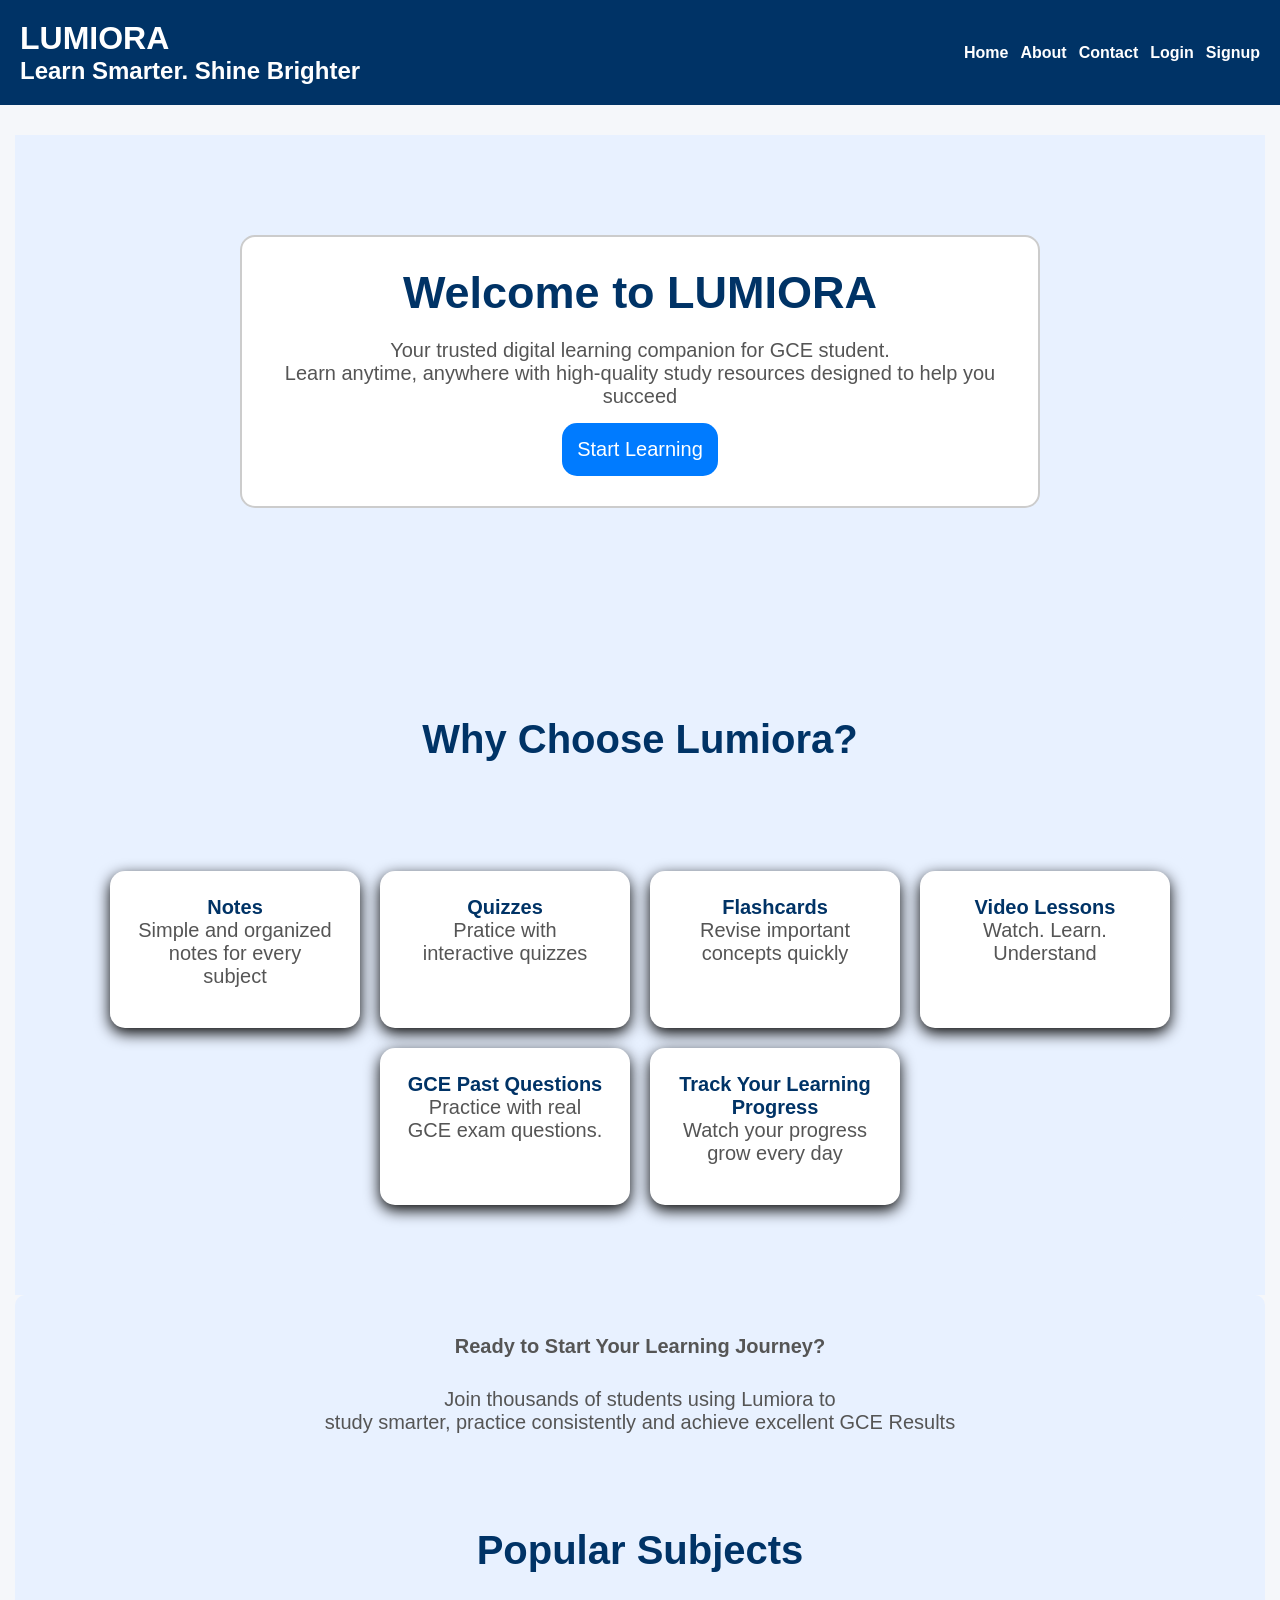
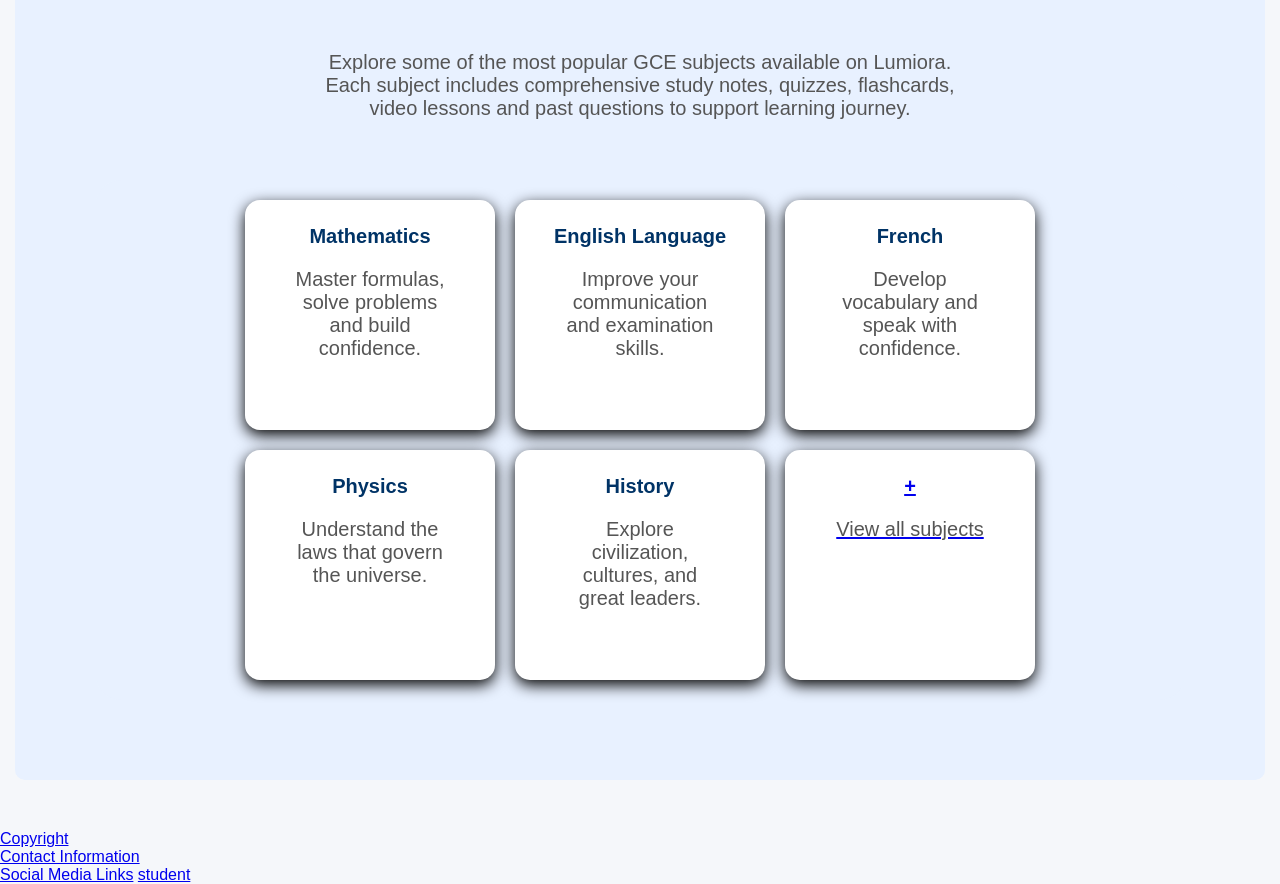
<file: index.html>
<!DOCTYPE html>
<html lang="en">
    <head>
        <meta charset="UTF-8">
        <meta name="viewport" 
            content="width=device-width, initial-scale=1.0">
        <title>Lumiora</title>
        <link rel="stylesheet" href="style.css">
    </head>
 <body>
    <header>
        <div class="logo">
            <h1> LUMIORA </h1>
            <h2> Learn Smarter. Shine Brighter</h2>
        </div>
        <nav>
            <a href="index.html"> Home </a>
            <a href="about.html"> About</a>
            <a href="contact.html">Contact</a>
            <a href="log in.html">Login</a>
            <a href="signup.html">Signup</a>
        </nav>
    </header> 
    <main>
        <section class="hero">
            <div class="welcome-card">
                <h2> Welcome to LUMIORA</h2>

                <p>
                Your trusted digital learning companion for GCE student.
                <br>
                Learn anytime, anywhere with high-quality study resources designed to help you succeed 
                </p>
                <a href="signup.html" class="cta-btn">Start Learning</a>
            </div>
        </section>
        <section class="features">
            <h3> Why Choose Lumiora?</h3>
            <div class="cards">
                <div class="card">
                    <h4>Notes</h4>
                        <p>Simple and organized notes for every subject</p>
                </div>
                <div class="card">
                    <h4>Quizzes</h4>
                        <p>Pratice with interactive quizzes</p>
                </div>
                <div class="card">
                    <h4>Flashcards</h4>
                        <p>Revise important concepts quickly</p>
                </div>
                <div class="card">
                    <h4>Video Lessons</h4>
                        <p>Watch. Learn. Understand</p>
                </div>
                <div class="card">
                    <h4>GCE Past Questions</h4>
                        <p>Practice with real GCE exam questions.</p>
                </div>
                <div class="card">
                    <h4>Track Your Learning Progress</h4>
                        <p>Watch your progress grow every day</p>
                </div>
            </div>
        </section>
        <section class="cta">
            <h2> Ready to Start Your Learning Journey?</h2>
            <p> Join thousands of students using Lumiora to
                <br> 
                study smarter, practice consistently and achieve excellent GCE Results
            </p>
            <h3>
                Popular Subjects
            </h3>
            <p>Explore some of the most popular GCE subjects available on Lumiora.
                <br>
                Each subject includes comprehensive study notes, quizzes, flashcards, 
                <br>
                video lessons and past questions to support learning journey.
            </p>
            <div class="cards">
                <div class="card">
                    <h4>Mathematics</h4>
                        <p>Master formulas, solve problems and build confidence.</p>
                </div>
                <div class="card">
                    <h4>English Language</h4>
                        <p>Improve your communication and examination skills.</p>
                </div>
                <div class="card">
                    <h4>French</h4>
                        <p>Develop vocabulary and speak with confidence.</p>
                </div>
                <div class="card">
                    <h4>Physics</h4>
                        <p>Understand the laws that govern the universe.</p>
                </div>
                <div class="card">
                    <h4>History</h4>
                        <p>Explore civilization, cultures, and great leaders.</p>
                </div>
                <div class="card">
                    <a href="subjects.html">
                        <h4>+</h4>
                            <p>View all subjects</p>
                    </a>
                </div>
            </div>
        </section>
    </main>
    <footer>
        <a href="copyright.html"> Copyright</a>
        <br>
        <a href="contactinfo.html">Contact Information</a>
        <br>
        <a href="socialmedialinks.html"> Social Media Links</a>
        <a href="studentdashboard.html"> student</a>
    </footer>
    
    
 </body>

</html>
</file>
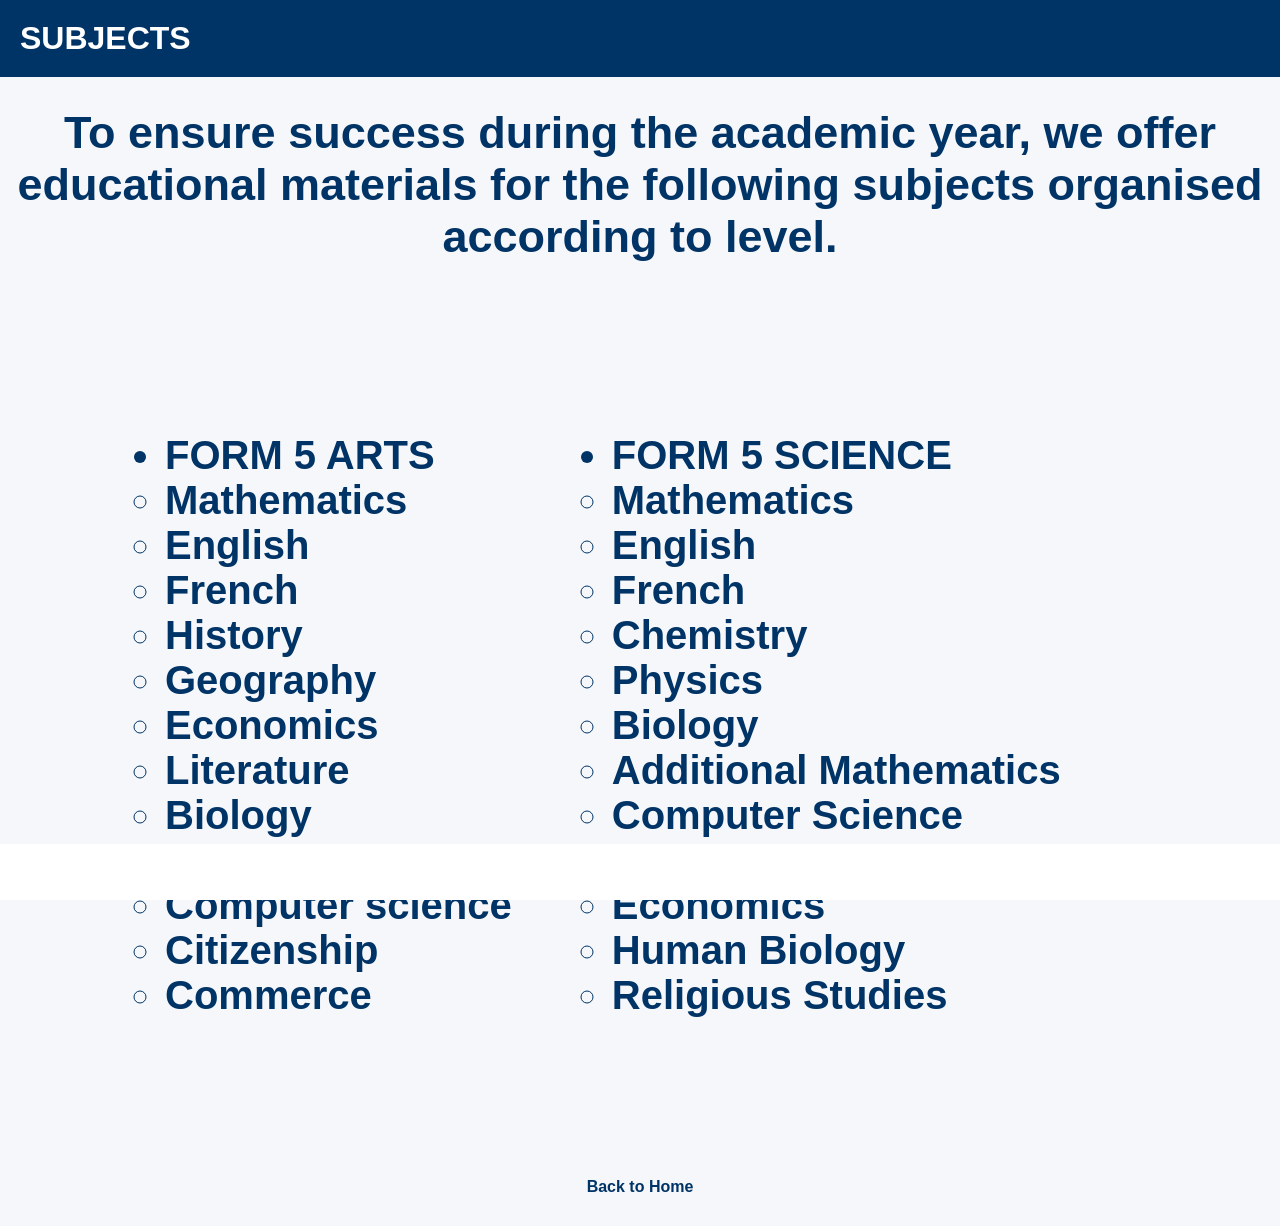
<file: subjects.html>
<!DOCTYPE html>
<html>
    <head>
        <title>Lumiora</title>
        <link rel="stylesheet" href="style.css">
    </head>
    <body>
        <header>
           <h1> SUBJECTS</h1>
        </header>
        <main>
            <h2>To ensure success during the academic year, we offer educational materials for the following subjects organised according to level.</h2> 
            <h3>
                <ul class="list">
                    <div class="list">
                        <li>FORM 5 ARTS
                            <ul> 
                                <li>Mathematics</li>
                                <li>English</li>
                                <li>French</li>
                                <li>History</li>
                                <li>Geography</li>
                                <li>Economics</li>
                                <li>Literature</li>
                                <li>Biology</li>
                                <li>Religious Studies</li>
                                <li>Computer science</li>
                                <li>Citizenship</li>
                                <li>Commerce</li>
                            </ul>
                        </li>
                    </div>
                    <div class="lists">
                        <li> FORM 5 SCIENCE
                            <ul>
                                <li>Mathematics</li>
                                <li>English</li>
                                <li>French</li>
                                <li>Chemistry</li>
                                <li>Physics</li>
                                <li>Biology</li>
                                <li>Additional Mathematics</li>
                                <li>Computer Science</li>
                                <li>Geography</li>
                                <li>Economics</li>
                                <li>Human Biology</li>
                                <li>Religious Studies</li>
                            </ul>
                        </li>
                    </div>
                </ul>
            </h3>
        <a href="index.html" class="back-link">Back to Home</a>
        <footer class="bottom-nav">
        <a href="courses.html">
            <link rel="stylesheet" href="">
            <br>Courses
        </a>
        <a href="quiz.html"><br>Quiz</a>
        <a href="flashcards.html"><br>Flashcards</a>
        <a href="gcepastpapers.html"><br>GCE Questions</a>
        <a href="profile.html"><br>Profile</a>
    </footer>
    </body>
</html>
</file>
<file: style.css>
*{
    margin: 0;
    padding: 0;
    box-sizing: border-box;
}
body{
    font-family: Arial, sans-serif;
    background: #f5f7fa;
}
header{
    background: #003366;
    color: white;
    display: flex;

    justify-content: space-between;
    align-items: center;
    padding: 20px;
}
nav a{
    color: white;
    text-decoration: none;
    margin-left: 25px;
    font-weight: bold;
}
main{
    text-align: center;
    padding:50px;
}
main h2{
    font-size: 45px;
    color: #003366;
    margin-bottom: 20px;
}
main p{
    font-size: 20px;
    color: #555;
    margin-bottom: 15px;
}
button{
    background: #007BFF;
    color: white;
    padding: 15px 30px;
    border: none;
    border-radius: 10px;
    font-size: 18px;
    cursor: pointer; 
}
button:hover{
    background: #0056b3;
}
main h3{
    font-size: 40px;
    color: #003366;
    margin-top: 20px;
    margin-bottom: 10px;
    padding: 4%;
}
.bottom-nav{
    position: fixed;
    bottom: 0;
    left: 0;
    width: 100%;
    background: white;
    display: flex;
    justify-content: space-around;
    padding: 12px 0;
}
.bottom-nav img {
    width: 25px;
    height: 25px;
    object-fit: contain;
}
.bottom-nav span {
    display: block;
    font-size: 15px;
    color: blue;
}
.bottom-nav a{
    color: white;
    text-decoration: none;
    text-align: center;
    font-size: 14px;
}
.welcome-card{
    background: white;
    width: 70%;
    margin: 40px auto;
    padding: 30px;
    border-radius: 15px;
    border: 2px solid #cccccc;
    text-align: center;
}
.hero{
    background: #e8f1ff;
    padding: 60px 20px;
}
.features{
    background: #e8f1ff;
    width: 100%;
    text-align: center;
    padding: 30px 10px;
}
.features h3{
    margin-top: 30px;
    margin-bottom: 30px;
}

.card {
    font-size: 20px;
    color: #003366;
    padding: 25px;
    background: white;
    border-radius: 15px;
    text-align: center;
    width: 250px;
    box-shadow: 0 5px 15px rgba(0, 0, 0, 1);
    cursor: default;
}
.card{
    transition: 0.3s;
}
.card:hover{
    transform: translate(-8px);
    box-shadow: 0 8px 20px rgba(0, 0, 0, 0.15);
}

.cards{
    display:flex;
    gap: 20px;
    background: #e8f1ff;
    width: 70%;
    margin: 40px auto;
    border-radius: 25px;
    text-align: center;
    padding: 20px;
    justify-content: center;
    flex-wrap: wrap;
}
.cta{
    background: #e8f1ff;
    padding: 40px 20px;
    border-radius: 10px;
    text-align: center;
    margin-bottom: 20px;
}
.cta h2{
    font-size: 20px;
    color: #555;
    margin-bottom: 10px;
    cursor: default;
}
.cta p{
    font-size: 20px;
    color: #555;
    padding: 20px;
    margin-bottom: 25px;
    cursor: default;
}
.cta-btn{
    display: inline-block;
    color: white;
    text-decoration: none;
    text-align: center;
    font-size: 20px;
    border: none;
    border-radius: 15px;
    background: #007BFF;
    padding: 15px;
    cursor: pointer;
}
.cta-btn:hover{
    background: #003366;
}
header img{
    width: 80px;
    height: auto;
}
.Signup{
    background: #e8f1ff;
    text-align: center;
    margin-bottom: 40px;
}
.Signup form{
    display: flex;
    flex-direction: column;
    gap: 15px;
    background-color:#ffffff ;
    max-width: 400px;
    margin: 40px auto;
    padding: 30px;
    border-radius: 15px;
    box-shadow: 0 4px 12px rgba(0, 0, 0, 0.1);
}
.Signup input{
    padding: 12px;
    border: 1px solid #ccc;
    border-radius: 8px;
    font-size: 16px;
    width: 100%;
    box-sizing: border-box;
}
.Signup label{
    font-weight: bold;
    text-align: left;
    color: #003366;
}
.Signup button{
    background: #007BFF;
    color: white;
    padding: 15px;
    border: 1px solid #000;
    border-radius: 25px;
    cursor: pointer;
    transition: 0.4s;
}
.Signup button:hover{
    background: #003366;
}
.login{
    background: #e8f1ff;
    text-align: center;
    margin-bottom: 40px;
}
.login form{
    display: flex;
    flex-direction: column;
    gap: 15px;
    background-color:#ffffff ;
    max-width: 400px;
    margin: 40px auto;
    padding: 30px;
    border-radius: 15px;
    box-shadow: 0 4px 12px rgba(0, 0, 0, 0.1);
}
.login input{
    padding: 12px;
    border: 1px solid #ccc;
    border-radius: 8px;
    font-size: 16px;
    width: 100%;
    box-sizing: border-box;
}
.login label{
    font-weight: bold;
    text-align: left;
    color: #003366;
}
.login button{
    background: #007BFF;
    color: white;
    padding: 15px;
    border: 1px solid #000;
    border-radius: 25px;
    cursor: pointer;
    transition: 0.4s;
}
.login button:hover{
    background: #003366;
}
.back-link{
    text-decoration: none;
    color: #003366;
    font-weight: bold;
}
.back-link:hover{
    text-decoration: underline;
}
.list{
    text-align: left;
    display: flex;
    padding: 50px;
    margin: 20px, auto;
}
.lists{
    text-align: inherit;
    padding: 50px;
    margin: 60px, 30px;
}

/* =================================
   LUMIORA: MOBILE RESPONSIVENESS
================================= */

html {
    width: 100%;
    overflow-x: hidden;
}

body {
    width: 100%;
    min-width: 320px;
    overflow-x: hidden;
}

/* Header */
header {
    flex-wrap: wrap;
    gap: 15px;
}

nav {
    display: flex;
    flex-wrap: wrap;
    justify-content: center;
    gap: 12px;
}

nav a {
    margin-left: 0;
}

/* Main content */
main {
    padding: 30px 15px;
}

main h2 {
    font-size: clamp(26px, 5vw, 45px);
}

main h3 {
    font-size: clamp(23px, 5vw, 40px);
}

/* Welcome card */
.welcome-card {
    width: 90%;
    max-width: 800px;
}

/* Features and cards */
.cards {
    width: 90%;
    max-width: 1100px;
    gap: 20px;
}

.card {
    width: min(100%, 250px);
}

/* Signup and login forms */
.Signup form,
.login form {
    width: 90%;
    max-width: 400px;
}

/* Images */
img {
    max-width: 100%;
    height: auto;
}

/* Smaller screens */
@media screen and (max-width: 600px) {

    header {
        flex-direction: column;
        padding: 15px;
        text-align: center;
    }

    nav {
        width: 100%;
    }

    nav a {
        font-size: 14px;
    }

    main {
        padding: 20px 12px;
    }

    .hero {
        padding: 35px 12px;
    }

    .welcome-card {
        width: 100%;
        margin: 20px auto;
        padding: 20px 12px;
    }

    .cards {
        width: 100%;
        padding: 15px 10px;
        margin: 20px auto;
        flex-direction: column;
        align-items: center;
    }

    .card {
        width: 100%;
        max-width: 350px;
    }

    .features {
        padding: 20px 10px;
    }

    .cta {
        padding: 25px 12px;
    }

    .cta p {
        padding: 10px;
    }

    .Signup form,
    .login form {
        width: 100%;
        padding: 20px;
        margin: 20px auto;
    }

    .bottom-nav {
        padding: 10px 0;
    }

    .bottom-nav span {
        font-size: 12px;
    }

    .bottom-nav img {
        width: 22px;
        height: 22px;
    }

    main h2 {
        font-size: 28px;
    }

    main h3 {
        font-size: 25px;
        padding: 10px;
    }
}
</file>
